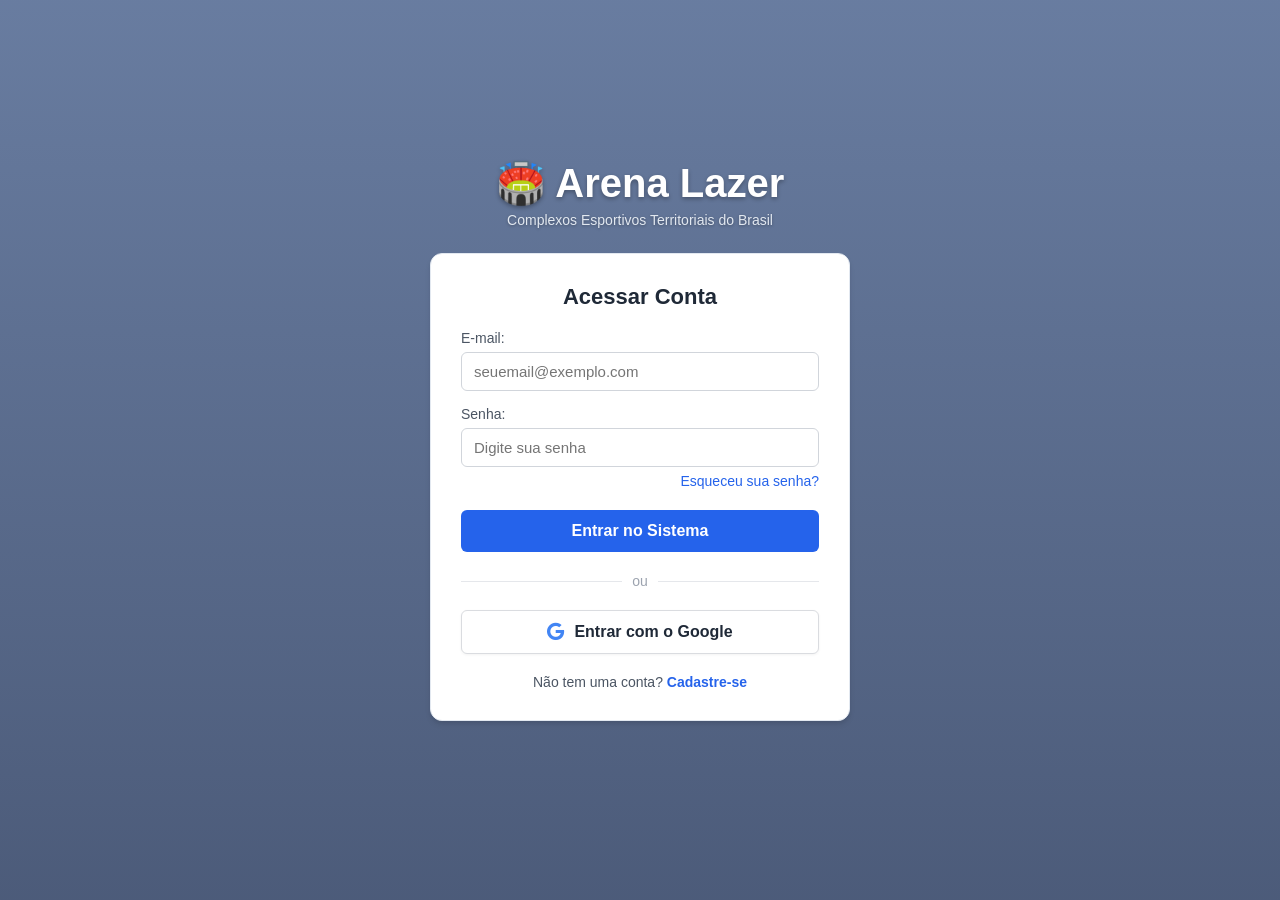
<file: Projeto02/index.html>
<!DOCTYPE html>
<html lang="pt-BR">
<head>
    <meta charset="UTF-8">
    <meta name="viewport" content="width=device-width, initial-scale=1.0">
    <title>Arena Lazer - Login</title>
    <link rel="stylesheet" href="style.css">
    <link rel="stylesheet" href="https://cdnjs.cloudflare.com/ajax/libs/font-awesome/6.4.0/css/all.min.css">
</head>
<body class="login-page">

    <div class="login-container">
        <header class="login-header">
            <h1>🏟️ Arena Lazer</h1>
            <p>Complexos Esportivos Territoriais do Brasil</p>
        </header>

        <div id="mensagem-auth" class="mensagem" style="display: none;"></div>

        <section id="secao-login" class="auth-card">
            <h2>Acessar Conta</h2>
            <form id="form-login">
                <div class="input-group">
                    <label for="login-email">E-mail:</label>
                    <input type="email" id="login-email" required placeholder="seuemail@exemplo.com">
                </div>
                <div class="input-group">
                    <label for="login-senha">Senha:</label>
                    <input type="password" id="login-senha" required placeholder="Digite sua senha">
                </div>
                <div class="esqueceu-senha-link">
                    <a href="#" id="ir-para-recuperar">Esqueceu sua senha?</a>
                </div>
                <button type="submit" class="btn-primary">Entrar no Sistema</button>
            </form>

            <div class="divisor"><span>ou</span></div>

            <button type="button" id="btn-google" class="btn-google">
                <i class="fab fa-google"></i> Entrar com o Google
            </button>

            <p class="auth-toggle">Não tem uma conta? <a href="#" id="ir-para-cadastro">Cadastre-se</a></p>
        </section>

        <section id="secao-cadastro" class="auth-card style-hidden">
            <h2>Criar Conta Nacional</h2>
            <form id="form-cadastro">
                <div class="input-group">
                    <label for="cad-nome">Nome Completo:</label>
                    <input type="text" id="cad-nome" required placeholder="Ex: João Silva">
                </div>
                <div class="input-group">
                    <label for="cad-email">E-mail:</label>
                    <input type="email" id="cad-email" required placeholder="nome@exemplo.com">
                </div>
                <div class="input-group">
                    <label for="cad-senha">Crie uma Senha:</label>
                    <input type="password" id="cad-senha" required placeholder="Mínimo 6 caracteres">
                </div>
                <button type="submit" class="btn-success">Finalizar Cadastro</button>
            </form>
            <p class="auth-toggle">Já possui uma conta? <a href="#" id="ir-para-login">Fazer Login</a></p>
        </section>

        <section id="secao-recuperar" class="auth-card style-hidden">
            <h2>Recuperar Senha</h2>
            <form id="form-recuperar">
                <div class="input-group">
                    <label for="recuperar-email">E-mail Cadastrado:</label>
                    <input type="email" id="recuperar-email" required placeholder="seuemail@exemplo.com">
                </div>
                <button type="submit" class="btn-primary">Enviar Link</button>
            </form>
            <p class="auth-toggle" style="margin-top: 15px;">
                <a href="#" id="voltar-da-recuperacao"><i class="fas fa-arrow-left"></i> Voltar para o Login</a>
            </p>
        </section>
    </div>

    <script src="auth.js"></script>
</body>
</html>
</file>
<file: Projeto02/style.css>
/* Configurações Gerais e Reset */
* {
    margin: 0;
    padding: 0;
    box-sizing: border-box;
    font-family: 'Segoe UI', Tahoma, Geneva, Verdana, sans-serif;
}

/* 🏟️ FUNDO DA SEGUNDA TELA (DASHBOARD) */
body {
    background-image: linear-gradient(rgba(240, 244, 248, 0.85), rgba(240, 244, 248, 0.85)), 
                      url('https://images.unsplash.com/photo-1544698310-74ea9d1c8258?q=80&w=1600&auto=format&fit=crop');
    background-size: cover;
    background-position: center;
    background-attachment: fixed;
    color: #2c3e50;
    padding: 20px;
    min-height: 100vh;
}

/* ⚽ FUNDO DA PRIMEIRA TELA (LOGIN) */
.login-page {
    display: flex;
    justify-content: center;
    align-items: center;
    /* Camada escura por cima da imagem para dar contraste com o card branco */
    background-image: linear-gradient(rgba(30, 60, 114, 0.6), rgba(20, 40, 80, 0.7)), 
                      url('https://images.unsplash.com/photo-1517649763962-0c623066013b?q=80&w=1200&auto=format&fit=crop');
    background-size: cover;
    background-position: center;
    min-height: 100vh;
    padding: 20px;
}

/* Resto das configurações para manter o layout idêntico */
.login-container {
    width: 100%;
    max-width: 420px;
    margin: 0 auto;
}

.login-container header h1 {
    color: #ffffff; /* Mudado para branco para destacar no fundo escuro da imagem */
    font-size: 2.5rem;
    text-shadow: 0 2px 4px rgba(0,0,0,0.3);
    margin-bottom: 5px;
}

.login-container header p {
    color: #e2e8f0; /* Mudado para um tom claro para destacar */
    font-weight: 500;
    text-shadow: 0 1px 3px rgba(0,0,0,0.3);
}

/* Estilo do Card (Idêntico para todas as telas) */
.auth-card {
    background: #ffffff;
    padding: 30px;
    border-radius: 12px;
    box-shadow: 0 15px 35px rgba(0,0,0,0.2);
}

/* Classe utilitária para esconder as telas que não estão ativas */
.style-hidden {
    display: none !important;
}

.auth-toggle {
    margin-top: 20px;
    text-align: center;
    font-size: 0.9rem;
}

.auth-toggle a {
    color: #1e3c72;
    font-weight: bold;
    text-decoration: none;
}

.auth-toggle a:hover {
    text-decoration: underline;
}

/* Painel de Controle (Dashboard) - Quando logado */
.container {
    max-width: 1200px;
    margin: 0 auto;
    background: rgba(255, 255, 255, 0.92); /* Deixa o fundo do painel levemente transparente e elegante */
    padding: 30px;
    border-radius: 12px;
    box-shadow: 0 8px 32px rgba(0,0,0,0.1);
}

.dashboard-header {
    display: flex;
    justify-content: space-between;
    align-items: center;
    border-bottom: 2px solid #d5dbdb;
    padding-bottom: 20px;
    margin-bottom: 30px;
}

.dashboard-header h1 {
    color: #1e3c72;
}

.user-info {
    display: flex;
    align-items: center;
    gap: 15px;
}

.user-info span {
    font-weight: 600;
    background: #e1e8f0;
    padding: 8px 15px;
    border-radius: 20px;
}

.dashboard-main {
    display: grid;
    grid-template-columns: 1fr 1.8fr;
    gap: 30px;
}

@media (max-width: 900px) {
    .dashboard-main {
        grid-template-columns: 1fr;
    }
    body { padding: 10px; }
}

/* Seções de conteúdo dentro do painel */
section {
    background: #ffffff;
    padding: 25px;
    border-radius: 10px;
    border: 1px solid #e2e8f0;
}

h2 {
    margin-bottom: 20px;
    font-size: 1.4rem;
    color: #1e3c72;
}

.helper-text {
    font-size: 0.85rem;
    color: #7f8c8d;
    margin-bottom: 15px;
    line-height: 1.4;
}

/* Formulários e Inputs */
.input-group {
    margin-bottom: 18px;
    text-align: left;
}

.input-group label {
    display: block;
    margin-bottom: 6px;
    font-weight: 600;
    font-size: 0.9rem;
}

.input-group input, .input-group select {
    width: 100%;
    padding: 11px;
    border: 1px solid #cbd5e1;
    border-radius: 6px;
    font-size: 0.95rem;
    outline: none;
}

.input-group input:focus, .input-group select:focus {
    border-color: #1e3c72;
    box-shadow: 0 0 0 3px rgba(30, 60, 114, 0.15);
}

/* Link Esqueceu sua Senha */
.esqueceu-senha-link {
    text-align: right;
    margin-top: -10px;
    margin-bottom: 15px;
}

.esqueceu-senha-link a {
    font-size: 0.85rem;
    color: #7f8c8d;
    text-decoration: none;
}

.esqueceu-senha-link a:hover {
    color: #1e3c72;
    text-decoration: underline;
}

/* Divisor "ou" */
.divisor {
    text-align: center;
    margin: 20px 0;
    position: relative;
}

.divisor::before {
    content: "";
    position: absolute;
    left: 0;
    top: 50%;
    width: 100%;
    height: 1px;
    background: #cbd5e1;
    z-index: 1;
}

.divisor span {
    background: #ffffff;
    padding: 0 10px;
    position: relative;
    z-index: 2;
    color: #7f8c8d;
    font-size: 0.9rem;
}

/* Botões */
button {
    width: 100%;
    padding: 12px;
    border: none;
    border-radius: 6px;
    font-size: 1rem;
    font-weight: bold;
    cursor: pointer;
    transition: all 0.2s;
}

.btn-primary { background-color: #1e3c72; color: white; }
.btn-primary:hover { background-color: #122548; }

.btn-success { background-color: #2e7d32; color: white; }
.btn-success:hover { background-color: #1b5e20; }

.btn-danger { background-color: #c62828; color: white; width: auto; padding: 8px 15px; }
.btn-danger:hover { background-color: #b71c1c; }

.btn-delete { background-color: #e53935; color: white; padding: 5px 10px; font-size: 0.8rem; border-radius: 4px; }
.btn-delete:hover { background-color: #c62828; }

/* Botão específico do Google */
.btn-google {
    background-color: #ffffff;
    color: #555555;
    border: 1px solid #cbd5e1;
    display: flex;
    align-items: center;
    justify-content: center;
    gap: 10px;
    box-shadow: 0 2px 4px rgba(0,0,0,0.05);
    margin-bottom: 15px;
}

.btn-google i {
    color: #ea4335;
    font-size: 1.1rem;
}

.btn-google:hover {
    background-color: #f8fafc;
    border-color: #b3c1d1;
}

/* Mensagens de erro e sucesso */
.mensagem {
    margin-top: 15px;
    padding: 12px;
    border-radius: 6px;
    text-align: center;
    font-weight: bold;
    display: none;
}
.sucesso { display: block; background-color: #d4edda; color: #155724; }
.erro { display: block; background-color: #f8d7da; color: #721c24; }

/* Tabelas do painel */
.table-wrapper { overflow-x: auto; }
table { width: 100%; border-collapse: collapse; margin-top: 10px; }
th, td { padding: 12px 15px; text-align: left; border-bottom: 1px solid #e2e8f0; }
th { background-color: #1e3c72; color: white; font-weight: 600; }
tr:hover { background-color: #f8fafc; }

/* Configurações Gerais e Reset */
* {
    margin: 0;
    padding: 0;
    box-sizing: border-box;
    font-family: 'Segoe UI', Tahoma, Geneva, Verdana, sans-serif;
}

/* 🏟️ FUNDO DA SEGUNDA TELA (DASHBOARD) */
body {
    /* Imagem conceitual de vários elementos esportivos e textura de quadras/lazer */
    background-image: linear-gradient(rgba(240, 244, 248, 0.85), rgba(240, 244, 248, 0.85)), 
                      url('https://images.unsplash.com/photo-1517649763962-0c623066013b?q=80&w=1600&auto=format&fit=crop');
    background-size: cover;
    background-position: center;
    background-attachment: fixed;
    color: #2c3e50;
    padding: 20px;
    min-height: 100vh;
}

/* ⚽ FUNDO DA PRIMEIRA TELA (LOGIN) */
.login-page {
    display: flex;
    justify-content: center;
    align-items: center;
    /* Imagem de um complexo esportivo com várias quadras integradas (Futebol, Basquete, etc) vista aérea */
    background-image: linear-gradient(rgba(30, 60, 114, 0.65), rgba(20, 40, 80, 0.75)), 
                      url('https://images.unsplash.com/photo-1544698310-74ea9d1c8258?q=80&w=1200&auto=format&fit=crop');
    background-size: cover;
    background-position: center;
    min-height: 100vh;
    padding: 20px;
}
/* --- ESTILOS DO MAPA NACIONAL --- */
.map-section {
    width: 100%;
    margin-top: 15px;
}
.map-wrapper {
    box-shadow: 0 4px 10px rgba(0,0,0,0.05);
    border-radius: 8px;
    overflow: hidden;
}

/* --- ESTILOS DA TELA 3 (MODAL DO COMPROVANTE) --- */
.modal {
    position: fixed;
    z-index: 1000;
    left: 0;
    top: 0;
    width: 100%;
    height: 100%;
    background-color: rgba(0, 0, 0, 0.6);
    display: flex;
    justify-content: center;
    align-items: center;
}

.modal-content {
    background-color: #ffffff;
    padding: 30px;
    border-radius: 12px;
    width: 90%;
    max-width: 450px;
    position: relative;
    box-shadow: 0 5px 30px rgba(0,0,0,0.3);
    animation: surgimento 0.3s ease-out;
}

@keyframes surgimento {
    from { transform: scale(0.8); opacity: 0; }
    to { transform: scale(1); opacity: 1; }
}

.close-modal {
    position: absolute;
    right: 20px;
    top: 15px;
    font-size: 28px;
    font-weight: bold;
    color: #aaa;
    cursor: pointer;
}
.close-modal:hover { color: #333; }

/* Estilo de Ticket/Ingresso */
.ticket-header {
    text-align: center;
    border-bottom: 2px dashed #cbd5e1;
    padding-bottom: 15px;
    margin-bottom: 15px;
}
.ticket-header h3 { color: #1e3c72; font-size: 1.4rem; }
.ticket-body {
    background: #f8fafc;
    padding: 15px;
    border-radius: 8px;
    line-height: 1.8;
}
.ticket-footer {
    font-size: 0.8rem;
    color: #7f8c8d;
    text-align: center;
    margin-top: 15px;
}
.qr-code-placeholder {
    text-align: center;
    background: #e2e8f0;
    padding: 8px;
    border-radius: 4px;
    font-family: monospace;
    font-size: 0.85rem;
    margin-top: 10px;
    color: #475569;
}

/* Botões de Compartilhamento */
.share-actions {
    margin-top: 20px;
    border-top: 1px solid #e2e8f0;
    padding-top: 15px;
}
.share-actions h4 { font-size: 0.95rem; margin-bottom: 10px; color: #475569; }
.share-buttons {
    display: grid;
    grid-template-columns: 1fr 1fr;
    gap: 10px;
}
.btn-share {
    padding: 10px;
    font-size: 0.85rem;
    display: flex;
    align-items: center;
    justify-content: center;
    gap: 8px;
    color: white;
}
.btn-share.pdf { background-color: #e53935; }
.btn-share.pdf:hover { background-color: #b71c1c; }
.btn-share.whatsapp { background-color: #25D366; }
.btn-share.whatsapp:hover { background-color: #128C7E; }
.btn-share.instagram { background-image: linear-gradient(45deg, #f09433 0%, #e6683c 25%, #dc2743 50%, #cc2366 75%, #bc1888 100%); }
.btn-share.instagram:hover { filter: brightness(0.9); }
.btn-share.gmail { background-color: #ea4335; }
.btn-share.gmail:hover { background-color: #c62828; }

/* Botão de abrir o comprovante na tabela */
.btn-ticket {
    background-color: #f39c12;
    color: white;
    padding: 5px 10px;
    font-size: 0.8rem;
    border-radius: 4px;
    width: auto;
}
.btn-ticket:hover { background-color: #d35400; }

/* Ajuste de impressão para o PDF ocultar o resto da página */
@media print {
    body * { visibility: hidden; }
    #area-comprovante-print, #area-comprovante-print * { visibility: visible; }
    #area-comprovante-print { position: absolute; left: 0; top: 0; width: 100%; }
    .share-actions, .close-modal { display: none !important; }
}
/* --- ESTILO DA CAIXA DE ENDEREÇO DINÂMICO --- */
.endereco-container {
    margin-top: -5px;
    margin-bottom: 20px;
}
.endereco-box {
    background-color: #f8fafc;
    border-left: 4px solid #f39c12; /* Barra laranja estilosa de atenção */
    padding: 12px;
    border-radius: 0 6px 6px 0;
    font-size: 0.9rem;
    color: #475569;
    font-weight: 500;
    line-height: 1.4;
    box-shadow: inset 0 1px 3px rgba(0,0,0,0.02);
    transition: all 0.3s ease;
}
.endereco-ativo {
    background-color: #e0f2fe;
    border-left-color: #1e3c72; /* Muda de cor quando ativo */
    color: #0369a1;
}
/* --- ESTILO DO BUSCADOR DE LOCAIS COM AUTOCOMPLETAR --- */
.buscador-container {
    position: relative;
}

.sugestoes-box {
    position: absolute;
    top: 100%;
    left: 0;
    width: 100%;
    background-color: #ffffff;
    border: 1px solid #cbd5e1;
    border-top: none;
    border-radius: 0 0 6px 6px;
    max-height: 200px;
    overflow-y: auto;
    z-index: 500;
    box-shadow: 0 10px 15px rgba(0,0,0,0.1);
}

.sugestao-item {
    padding: 12px;
    cursor: pointer;
    font-size: 0.95rem;
    border-bottom: 1px solid #f1f5f9;
    transition: background 0.2s;
    text-align: left;
    color: #334155;
}

.sugestao-item:hover {
    background-color: #f0f4f8;
    color: #1e3c72;
    font-weight: 600;
}

.sugestao-item i {
    margin-right: 8px;
    color: #f39c12;
    width: 18px;
    text-align: center;
}

.endereco-box {
    background-color: #f8fafc;
    border: 1px dashed #cbd5e1;
    padding: 12px;
    border-radius: 6px;
    font-size: 0.9rem;
    color: #64748b;
}

.endereco-box.endereco-ativo {
    background-color: #f0fdf4;
    border: 1px solid #bbf7d0;
    color: #166534;
}

.style-hidden {
    display: none !important;
}

.style-hidden { display: none !important; }
.buscador-container { position: relative; }
.sugestoes-box { position: absolute; top: 100%; left: 0; width: 100%; background: #fff; border: 1px solid #cbd5e1; max-height: 180px; overflow-y: auto; z-index: 999; }
.sugestao-item { padding: 10px; cursor: pointer; border-bottom: 1px solid #f1f5f9; color: #334155; }
.sugestao-item:hover { background: #f0f4f8; font-weight: bold; }
.endereco-box { background: #f8fafc; border: 1px dashed #cbd5e1; padding: 10px; border-radius: 4px; color: #64748b; }
.endereco-box.endereco-ativo { background: #f0fdf4; border: 1px solid #bbf7d0; color: #166534; }

/* --- COMPONENTE DE FOTO E CONFIGURAÇÕES NO TOPO --- */
.profile-wrapper {
    display: flex;
    align-items: center;
    gap: 10px;
    cursor: pointer;
    background: #f1f5f9;
    padding: 6px 14px;
    border-radius: 50px;
    transition: background 0.2s;
}

.profile-wrapper:hover {
    background: #e2e8f0;
}

.profile-img-header {
    width: 36px;
    height: 36px;
    border-radius: 50%;
    object-fit: cover;
    border: 2px solid #1e3c72;
}

.icon-gear {
    color: #64748b;
    font-size: 1.1rem;
    transition: transform 0.3s;
}

.profile-wrapper:hover .icon-gear {
    transform: rotate(45deg);
    color: #1e3c72;
}

/* CAIXA SUSPENSA DE CONFIGURAÇÕES (DROPDOWN) */
.config-dropdown {
    position: absolute;
    top: 75px;
    right: 20px;
    width: 290px;
    background: #ffffff;
    border: 1px solid #cbd5e1;
    border-radius: 8px;
    box-shadow: 0 10px 25px rgba(0,0,0,0.15);
    padding: 15px;
    z-index: 1000;
    text-align: left;
}

.config-dropdown h3 {
    font-size: 1.05rem;
    color: #1e3c72;
    margin-bottom: 12px;
    border-bottom: 2px solid #f1f5f9;
    padding-bottom: 6px;
}

.config-section {
    margin-bottom: 15px;
}

.config-section h4 {
    font-size: 0.85rem;
    color: #64748b;
    text-transform: uppercase;
    margin-bottom: 8px;
}

.photo-options, .accessibility-options {
    display: flex;
    flex-direction: column;
    gap: 6px;
}

.btn-config-action {
    display: block;
    width: 100%;
    background: #f8fafc;
    border: 1px solid #cbd5e1;
    padding: 8px 12px;
    font-size: 0.88rem;
    border-radius: 6px;
    cursor: pointer;
    text-align: left;
    color: #334155;
    transition: all 0.2s;
}

.btn-config-action:hover {
    background: #1e3c72;
    color: #fff;
    border-color: #1e3c72;
}

/* REGRAS DO BUSCADOR DO PASSO ANTERIOR (MANTIDAS) */
.style-hidden { display: none !important; }
.buscador-container { position: relative; }
.sugestoes-box { position: absolute; top: 100%; left: 0; width: 100%; background: #fff; border: 1px solid #cbd5e1; max-height: 180px; overflow-y: auto; z-index: 999; }
.sugestao-item { padding: 10px; cursor: pointer; border-bottom: 1px solid #f1f5f9; color: #334155; }
.sugestao-item:hover { background: #f0f4f8; font-weight: bold; }
.endereco-box { background: #f8fafc; border: 1px dashed #cbd5e1; padding: 10px; border-radius: 4px; color: #64748b; }
.endereco-box.endereco-ativo { background: #f0fdf4; border: 1px solid #bbf7d0; color: #166534; }

/* --- COMPONENTES DE CONFIGURAÇÃO E FOTO --- */
.profile-wrapper {
    display: flex;
    align-items: center;
    gap: 10px;
    cursor: pointer;
    background: #f1f5f9;
    padding: 6px 14px;
    border-radius: 50px;
    transition: background 0.2s;
}
.profile-wrapper:hover { background: #e2e8f0; }
.profile-img-header { width: 36px; height: 36px; border-radius: 50%; object-fit: cover; border: 2px solid #1e3c72; }
.icon-gear { color: #64748b; font-size: 1.1rem; transition: transform 0.3s; }
.profile-wrapper:hover .icon-gear { transform: rotate(45deg); color: #1e3c72; }

.config-dropdown {
    position: absolute; top: 75px; right: 20px; width: 290px;
    background: #ffffff; border: 1px solid #cbd5e1; border-radius: 8px;
    box-shadow: 0 10px 25px rgba(0,0,0,0.15); padding: 15px; z-index: 1000;
}
.config-dropdown h3 { font-size: 1.05rem; color: #1e3c72; margin-bottom: 12px; border-bottom: 2px solid #f1f5f9; padding-bottom: 6px; }
.config-section { margin-bottom: 15px; }
.config-section h4 { font-size: 0.85rem; color: #64748b; text-transform: uppercase; margin-bottom: 8px; }
.photo-options, .accessibility-options { display: flex; flex-direction: column; gap: 6px; }

.btn-config-action {
    display: block; width: 100%; background: #f8fafc; border: 1px solid #cbd5e1;
    padding: 8px 12px; font-size: 0.88rem; border-radius: 6px; cursor: pointer; text-align: left; transition: all 0.2s;
}
.btn-config-action:hover { background: #1e3c72; color: #fff; border-color: #1e3c72; }

/* REGRAS DO BUSCADOR */
.style-hidden { display: none !important; }
.buscador-container { position: relative; }
.sugestoes-box { position: absolute; top: 100%; left: 0; width: 100%; background: #fff; border: 1px solid #cbd5e1; max-height: 180px; overflow-y: auto; z-index: 999; }
.sugestao-item { padding: 10px; cursor: pointer; border-bottom: 1px solid #f1f5f9; color: #334155; }
.sugestao-item:hover { background: #f0f4f8; font-weight: bold; }
.endereco-box { background: #f8fafc; border: 1px dashed #cbd5e1; padding: 10px; border-radius: 4px; color: #64748b; }
.endereco-box.endereco-ativo { background: #f0fdf4; border: 1px solid #bbf7d0; color: #166534; }

/* --- REGRAS DO MODO ESCURO --- */
body.dark-mode { background: #0f172a; color: #f8fafc; }
body.dark-mode .container { background: #0f172a; }
body.dark-mode .config-dropdown { background-color: #1e293b; border-color: #334155; color: #f8fafc; }
body.dark-mode .config-dropdown h3, body.dark-mode .config-dropdown h4 { color: #38bdf8; }
body.dark-mode .btn-config-action { background: #334155; color: #f8fafc; border-color: #475569; }
body.dark-mode .btn-config-action:hover { background: #475569; }
body.dark-mode .form-section, body.dark-mode .list-section, body.dark-mode .map-section { background: #1e293b; box-shadow: 0 4px 6px -1px rgba(0, 0, 0, 0.5); }
body.dark-mode h2, body.dark-mode label { color: #f8fafc; }
body.dark-mode input[type="text"], body.dark-mode input[type="datetime-local"], body.dark-mode select { background-color: #334155; color: white; border: 1px solid #475569; }
body.dark-mode .endereco-box { background: #334155; color: #cbd5e1; }
body.dark-mode .sugestoes-box { background: #1e293b; border-color: #475569; }
body.dark-mode .sugestao-item { color: #cbd5e1; }
body.dark-mode .sugestao-item:hover { background: #334155; }
body.dark-mode table th { background-color: #334155; color: #38bdf8; }
body.dark-mode table td { border-bottom: 1px solid #334155; color: #cbd5e1; }
body.dark-mode table tr:hover { background-color: #24334d; }
body.dark-mode .modal-content { background-color: #1e293b; color: #f8fafc; }
/* --- COMPONENTES DE CONFIGURAÇÃO E FOTO --- */
.profile-wrapper {
    display: flex;
    align-items: center;
    gap: 10px;
    cursor: pointer;
    background: #f1f5f9;
    padding: 6px 14px;
    border-radius: 50px;
    transition: background 0.2s;
}
.profile-wrapper:hover { background: #e2e8f0; }
.profile-img-header { width: 36px; height: 36px; border-radius: 50%; object-fit: cover; border: 2px solid #1e3c72; }
.icon-gear { color: #64748b; font-size: 1.1rem; transition: transform 0.3s; }
.profile-wrapper:hover .icon-gear { transform: rotate(45deg); color: #1e3c72; }

.config-dropdown {
    position: absolute; top: 75px; right: 20px; width: 290px;
    background: #ffffff; border: 1px solid #cbd5e1; border-radius: 8px;
    box-shadow: 0 10px 25px rgba(0,0,0,0.15); padding: 15px; z-index: 1000;
}
.config-dropdown h3 { font-size: 1.05rem; color: #1e3c72; margin-bottom: 12px; border-bottom: 2px solid #f1f5f9; padding-bottom: 6px; }
.config-section { margin-bottom: 15px; }
.config-section h4 { font-size: 0.85rem; color: #64748b; text-transform: uppercase; margin-bottom: 8px; }
.photo-options, .accessibility-options { display: flex; flex-direction: column; gap: 6px; }

.btn-config-action {
    display: block; width: 100%; background: #f8fafc; border: 1px solid #cbd5e1;
    padding: 8px 12px; font-size: 0.88rem; border-radius: 6px; cursor: pointer; text-align: left; transition: all 0.2s;
}
.btn-config-action:hover { background: #1e3c72; color: #fff; border-color: #1e3c72; }

/* REGRAS DO BUSCADOR */
.style-hidden { display: none !important; }
.buscador-container { position: relative; }
.sugestoes-box { position: absolute; top: 100%; left: 0; width: 100%; background: #fff; border: 1px solid #cbd5e1; max-height: 180px; overflow-y: auto; z-index: 999; }
.sugestao-item { padding: 10px; cursor: pointer; border-bottom: 1px solid #f1f5f9; color: #334155; }
.sugestao-item:hover { background: #f0f4f8; font-weight: bold; }
.endereco-box { background: #f8fafc; border: 1px dashed #cbd5e1; padding: 10px; border-radius: 4px; color: #64748b; }
.endereco-box.endereco-ativo { background: #f0fdf4; border: 1px solid #bbf7d0; color: #166534; }

/* --- NOVO DESIGN ISOLADO DO MODAL COMPROVANTE --- */
.modal-novo {
    position: fixed; top: 0; left: 0; width: 100%; height: 100%;
    background-color: rgba(0, 0, 0, 0.6); z-index: 3000;
    display: flex; align-items: center; justify-content: center;
}
.modal-content-novo {
    background: #ffffff; padding: 30px; border-radius: 12px;
    max-width: 460px; width: 90%; position: relative;
    box-shadow: 0 10px 30px rgba(0,0,0,0.3); animation: fadeModal 0.25s ease-out;
}
@keyframes fadeModal { from {transform: scale(0.9); opacity:0;} to {transform: scale(1); opacity:1;} }
.close-modal-novo {
    position: absolute; right: 20px; top: 15px; font-size: 28px;
    cursor: pointer; color: #64748b; font-weight: bold;
}
.close-modal-novo:hover { color: #ef4444; }
.ticket-header-novo { text-align: center; border-bottom: 2px dashed #cbd5e1; padding-bottom: 15px; margin-bottom: 20px; }
.ticket-header-novo h3 { color: #1e3c72; margin: 0; font-size: 1.35rem; font-weight: bold; }
.ticket-header-novo p { color: #64748b; margin: 4px 0 0 0; font-size: 0.88rem; }
.ticket-body-novo p { margin: 10px 0; font-size: 0.98rem; color: #334155; line-height: 1.6; }
.ticket-body-novo strong { color: #475569; display: inline-block; width: 110px; }
.ticket-body-novo span { font-weight: 600; color: #0f172a; }
.share-actions-novo { border-top: 1px solid #e2e8f0; padding-top: 15px; display: flex; justify-content: flex-end; gap: 10px; margin-top: 20px; }
.btn-share-novo { padding: 10px 18px; border-radius: 6px; font-weight: bold; cursor: pointer; border: none; font-size: 0.9rem; }
.btn-share-novo.pdf { background: #e2e8f0; color: #334155; }
.btn-share-novo.whatsapp { background: #25D366; color: white; }
.btn-share-novo:hover { opacity: 0.9; }

/* --- REGRAS DO MODO ESCURO --- */
body.dark-mode { background: #0f172a; color: #f8fafc; }
body.dark-mode .container { background: #0f172a; }
body.dark-mode .config-dropdown { background-color: #1e293b; border-color: #334155; color: #f8fafc; }
body.dark-mode .config-dropdown h3, body.dark-mode .config-dropdown h4 { color: #38bdf8; }
body.dark-mode .btn-config-action { background: #334155; color: #f8fafc; border-color: #475569; }
body.dark-mode .btn-config-action:hover { background: #475569; }
body.dark-mode .form-section, body.dark-mode .list-section, body.dark-mode .map-section { background: #1e293b; box-shadow: 0 4px 6px -1px rgba(0, 0, 0, 0.5); }
body.dark-mode h2, body.dark-mode label { color: #f8fafc; }
body.dark-mode input[type="text"], body.dark-mode input[type="datetime-local"], body.dark-mode select { background-color: #334155; color: white; border: 1px solid #475569; }
body.dark-mode .endereco-box { background: #334155; color: #cbd5e1; }
body.dark-mode .sugestoes-box { background: #1e293b; border-color: #475569; }
body.dark-mode .sugestao-item { color: #cbd5e1; }
body.dark-mode .sugestao-item:hover { background: #334155; }
body.dark-mode table th { background-color: #334155; color: #38bdf8; }
body.dark-mode table td { border-bottom: 1px solid #334155; color: #cbd5e1; }
body.dark-mode table tr:hover { background-color: #24334d; }
body.dark-mode .modal-content { background-color: #1e293b; color: #f8fafc; }

/* Suporte de Modo Escuro no Novo Comprovante */
body.dark-mode .modal-content-novo { background: #1e293b; color: #f8fafc; }
body.dark-mode .ticket-header-novo h3 { color: #38bdf8; }
body.dark-mode .ticket-body-novo p, body.dark-mode .ticket-body-novo strong { color: #cbd5e1; }
body.dark-mode .ticket-body-novo span { color: #ffffff; }
/* --- CONFIGURAÇÕES GERAIS --- */
* {
    margin: 0;
    padding: 0;
    box-sizing: border-box;
    font-family: 'Segoe UI', Tahoma, Geneva, Verdana, sans-serif;
}

body.login-page {
    background-color: #f3f4f6;
    display: flex;
    justify-content: center;
    align-items: center;
    min-height: 100vh;
    padding: 20px;
}

.login-container {
    width: 100%;
    max-width: 420px;
}

.login-header {
    text-align: center;
    margin-bottom: 25px;
}

.login-header h1 {
    color: #1e3a8a;
    font-size: 28px;
    margin-bottom: 5px;
}

.login-header p {
    color: #6b7280;
    font-size: 14px;
}

/* --- CARDS DE AUTENTICAÇÃO --- */
.auth-card {
    background: #ffffff;
    padding: 30px;
    border-radius: 12px;
    box-shadow: 0 4px 6px -1px rgba(0, 0, 0, 0.1), 0 2px 4px -1px rgba(0, 0, 0, 0.06);
    margin-bottom: 20px;
}

.auth-card h2 {
    color: #1f2937;
    font-size: 22px;
    margin-bottom: 20px;
    text-align: center;
}

/* Classe para esconder as seções que não estão ativas */
.style-hidden {
    display: none !important;
}

/* --- FORMULÁRIOS E INPUTS --- */
.input-group {
    margin-bottom: 15px;
    text-align: left;
}

.input-group label {
    display: block;
    margin-bottom: 6px;
    color: #4b5563;
    font-size: 14px;
    font-weight: 500;
}

.input-group input {
    width: 100%;
    padding: 10px 12px;
    border: 1px solid #d1d5db;
    border-radius: 6px;
    font-size: 15px;
    transition: border-color 0.2s, box-shadow 0.2s;
}

.input-group input:focus {
    outline: none;
    border-color: #3b82f6;
    box-shadow: 0 0 0 3px rgba(59, 130, 246, 0.15);
}

.esqueceu-senha-link {
    text-align: right;
    margin-bottom: 20px;
}

.esqueceu-senha-link a, .auth-toggle a {
    color: #2563eb;
    text-decoration: none;
    font-size: 14px;
}

.esqueceu-senha-link a:hover, .auth-toggle a:hover {
    text-decoration: underline;
}

/* --- BOTÕES DO SISTEMA --- */
button {
    width: 100%;
    padding: 12px;
    font-size: 16px;
    font-weight: 600;
    border-radius: 6px;
    cursor: pointer;
    border: none;
    transition: background-color 0.2s, transform 0.1s;
}

button:active {
    transform: scale(0.98);
}

.btn-primary {
    background-color: #2563eb;
    color: #ffffff;
}

.btn-primary:hover {
    background-color: #1d4ed8;
}

.btn-success {
    background-color: #10b981;
    color: #ffffff;
}

.btn-success:hover {
    background-color: #059669;
}

/* --- DIVISOR (ou) --- */
.divisor {
    text-align: center;
    margin: 20px 0;
    position: relative;
}

.divisor::before {
    content: "";
    position: absolute;
    left: 0;
    top: 50%;
    width: 100%;
    height: 1px;
    background-color: #e5e7eb;
    z-index: 1;
}

.divisor span {
    background-color: #ffffff;
    padding: 0 10px;
    color: #9ca3af;
    font-size: 14px;
    position: relative;
    z-index: 2;
}

/* --- BOTÃO DO GOOGLE (CORRIGIDO ESTILO LOGOTIPO) --- */
.btn-google {
    display: flex;
    align-items: center;
    justify-content: center;
    gap: 10px;
    background-color: #ffffff;  /* Fundo Branco */
    color: #1f2937;             /* Texto escuro */
    border: 1px solid #dadce0;  /* Borda sutil oficial do Google */
    margin-bottom: 20px;
    box-shadow: 0 1px 3px rgba(0, 0, 0, 0.05);
}

.btn-google:hover {
    background-color: #f8f9fa;  /* Fundo ligeiramente cinza ao passar o rato */
    box-shadow: 0 1px 4px rgba(0, 0, 0, 0.1);
}

/* Ícone com o azul oficial da marca */
.btn-google .fab.fa-google {
    color: #4285F4;
    font-size: 18px;
}

/* --- MENSAGENS E ALERTAS --- */
.mensagem {
    padding: 10px;
    border-radius: 6px;
    margin-bottom: 15px;
    font-size: 14px;
    text-align: center;
}

.auth-toggle {
    text-align: center;
    margin-top: 15px;
    font-size: 14px;
    color: #4b5563;
}
</file>
